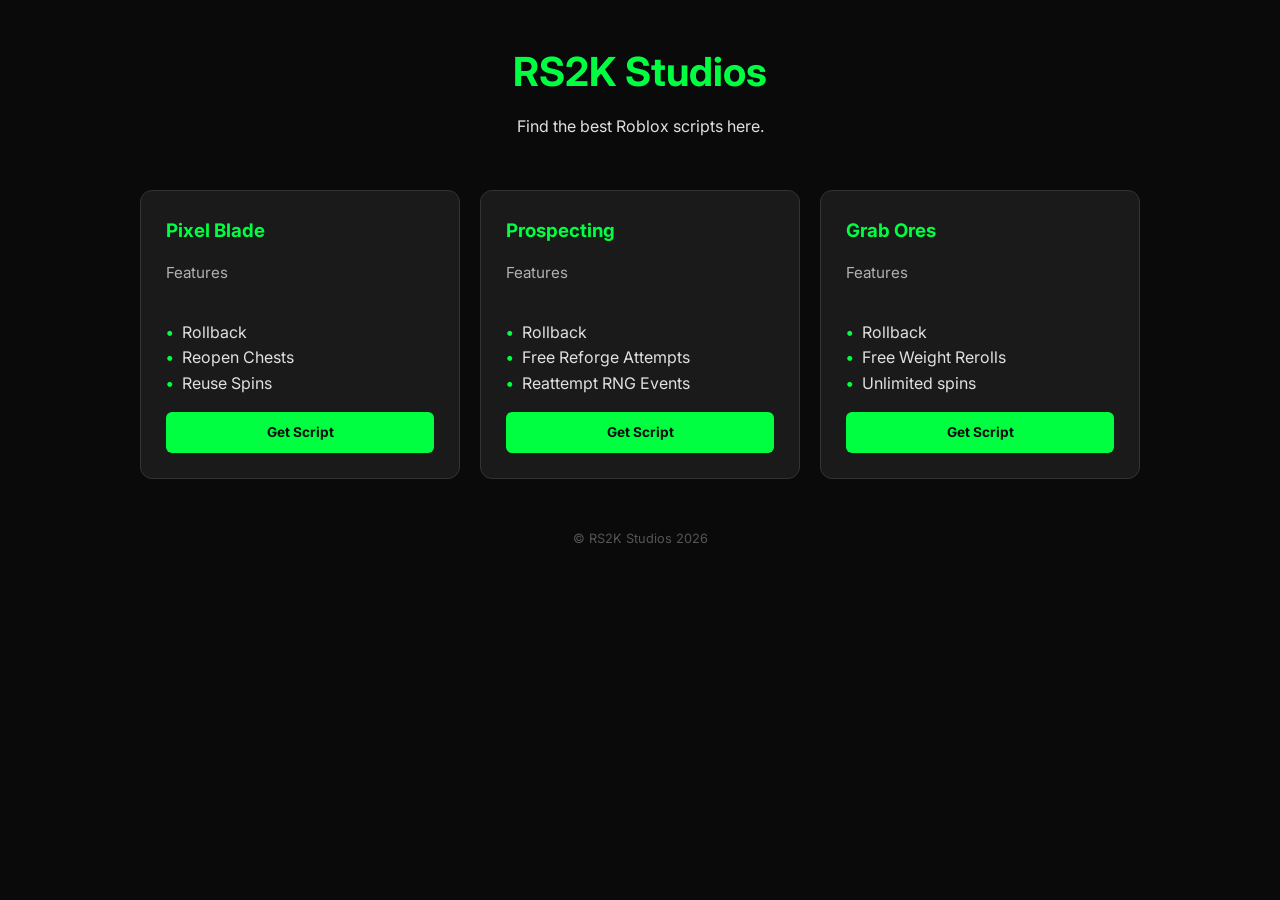
<file: games.html>
<!DOCTYPE html>
<html lang="en">
<head>
    <meta charset="UTF-8">
    <meta name="viewport" content="width=device-width, initial-scale=1.0">
    <title>RS2K Studios</title>
    <link rel="stylesheet" href="styles.css">
    <link href="https://fonts.googleapis.com/css2?family=Inter:wght@400;700&display=swap" rel="stylesheet">
</head>
<body>

    <header>
        <h1>RS2K Studios</h1>
        <p>Find the best Roblox scripts here.</p>
    </header>

    <main class="container">
        
        <div class="card">
            <h3>Pixel Blade</h3>
            <p class="list-label">Features</p>
            <ul>
                <li>Rollback</li>
                <li>Reopen Chests</li>
                <li>Reuse Spins</li>
            </ul>
            <a href="https://discord.gg/yr7VkFesPa" class="btn">Get Script</a>
        </div>

        <div class="card">
            <h3>Prospecting</h3>
            <p class="list-label">Features</p>
            <ul>
                <li>Rollback</li>
                <li>Free Reforge Attempts</li>
                <li>Reattempt RNG Events</li>
            </ul>
            <a href="https://discord.gg/yr7VkFesPa" class="btn">Get Script</a>
        </div>

        <div class="card">
            <h3>Grab Ores</h3>
            <p class="list-label">Features</p>
            <ul>
                <li>Rollback</li>
                <li>Free Weight Rerolls</li>
                <li>Unlimited spins</li>
            </ul>
            <a href="https://discord.gg/yr7VkFesPa" class="btn">Get Script</a>
        </div>

    </main>

    <footer>
        <p>&copy; RS2K Studios 2026</p>
    </footer>

</body>
</html>
</file>
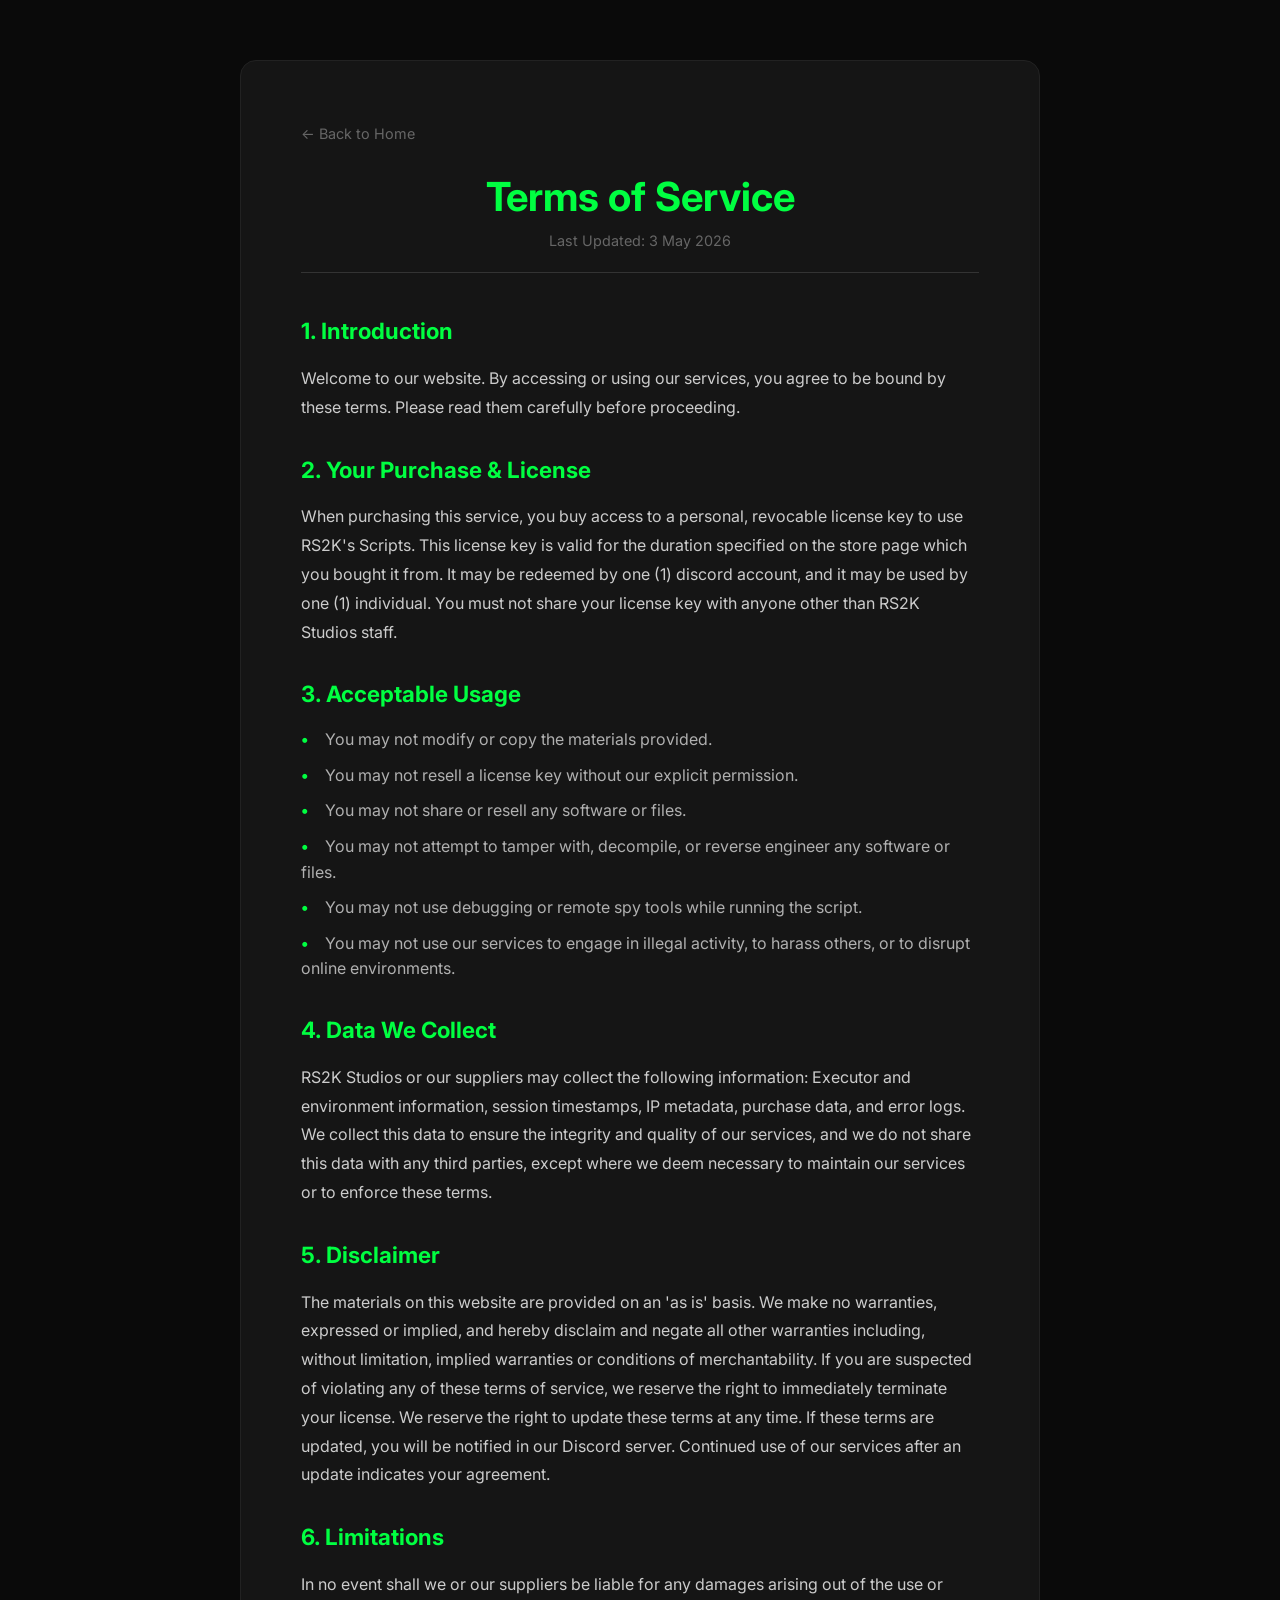
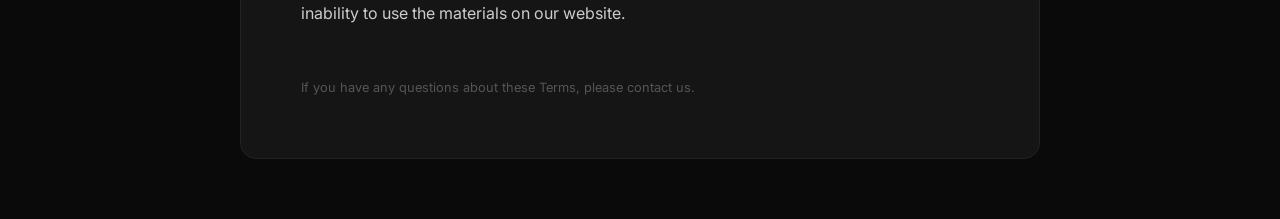
<file: ToS.html>
<!DOCTYPE html>
<html lang="en">
<head>
    <meta charset="UTF-8">
    <meta name="viewport" content="width=device-width, initial-scale=1.0">
    <title>RS2K Studios Terms of Service</title>
    <link rel="stylesheet" href="styles.css">
    <link href="https://fonts.googleapis.com/css2?family=Inter:wght@400;700&display=swap" rel="stylesheet">
</head>
<body>

    <main class="legal-container">
        <a href="games.html" class="back-link">← Back to Home</a>
        
        <header class="legal-header">
            <h1>Terms of Service</h1>
            <p>Last Updated: 3 May 2026</p>
        </header>

        <section class="legal-content">
            <h2>1. Introduction</h2>
            <p>Welcome to our website. By accessing or using our services, you agree to be bound by these terms. Please read them carefully before proceeding.</p>

            <h2>2. Your Purchase & License</h2>
            <p> When purchasing this service, you buy access to a personal, revocable license key 
                to use RS2K's Scripts. This license key is valid for the duration specified on the 
                store page which you bought it from. It may be redeemed by one (1) discord account, 
                and it may be used by one (1) individual. You must not share your license key with 
                anyone other than RS2K Studios staff.</p>

            <h2>3. Acceptable Usage</h2>
            <ul>
                <li>You may not modify or copy the materials provided.</li>
                <li>You may not resell a license key without our explicit permission.</li>
                <li>You may not share or resell any software or files.</li>
                <li>You may not attempt to tamper with, decompile, or reverse engineer any software or files.</li>
                <li>You may not use debugging or remote spy tools while running the script.</li>
                <li>You may not use our services to engage in illegal activity, to harass others, or to disrupt online environments.</li>
            </ul>

            <h2>4. Data We Collect</h2>
            <p>RS2K Studios or our suppliers may collect the following information: Executor and environment 
               information, session timestamps, IP metadata, purchase data, and error logs. We collect this data 
               to ensure the integrity and quality of our services, and we do not share this data with any third parties, 
               except where we deem necessary to maintain our services or to enforce these terms.

            </p>

            <h2>5. Disclaimer</h2>
            <p>The materials on this website are provided on an 'as is' basis. We make no warranties, expressed or implied, 
                and hereby disclaim and negate all other warranties including, without limitation, implied warranties or 
                conditions of merchantability. If you are suspected of violating any of these terms of service, we reserve the right to 
                immediately terminate your license. We reserve the right to update these terms at any time. If these terms are updated, you will 
                be notified in our Discord server. Continued use of our services after an update indicates your 
                agreement.</p>

            <h2>6. Limitations</h2>
            <p>In no event shall we or our suppliers be liable for any damages arising out of the use or inability to use the materials on our website.</p>
        </section>

        <footer class="legal-footer">
            <p>If you have any questions about these Terms, please contact us.</p>
        </footer>
    </main>

</body>
</html>
</file>
<file: styles.css>
* {
  margin: 0;
  padding: 0;
  box-sizing: border-box;
}

body {
  background-color: #0a0a0a; /* Deep Black */
  color: #e0e0e0; /* Light Gray Text */
  font-family: 'Inter', sans-serif;
  line-height: 1.6;
  display: flex;
  flex-direction: column;
  align-items: center;
  padding: 40px 20px;
}

header {
  text-align: center;
  margin-bottom: 50px;
}

header h1 {
  color: #00ff41; /* Classic Matrix/Neon Green */
  font-size: 2.5rem;
  margin-bottom: 10px;
}

/* Container for the Cards */
.container {
  display: grid;
  grid-template-columns: repeat(auto-fit, minmax(300px, 1fr));
  gap: 20px;
  max-width: 1000px;
  width: 100%;
}

/* Card Styling */
.card {
  background: #1a1a1a; /* Dark Gray Card */
  border: 1px solid #333;
  border-radius: 12px;
  padding: 25px;
  transition: transform 0.3s ease, border-color 0.3s ease;

  display: flex;
  flex-direction: column;
  height: 100%;
}

.card:hover {
  transform: translateY(-5px);
  border-color: #00ff41; /* Green glow on hover */
}

.card h3 {
  color: #00ff41;
  margin-bottom: 15px;
}

.card p {
  font-size: 0.95rem;
  color: #b0b0b0;
  margin-bottom: 20px;
}

/* Button Styling */
.btn {
  display: inline-block;
  padding: 10px 20px;
  background-color: #00ff41;
  color: #0a0a0a;
  text-decoration: none;
  border-radius: 6px;
  font-weight: bold;
  font-size: 0.85rem;
  text-align: center;
}

.btn:hover {
  background-color: #00cc33;
}

footer {
  margin-top: 50px;
  color: #555;
  font-size: 0.8rem;
}

.card ul {
  list-style: none;
  padding-left: 0;
  margin: 15px 0;
  
  /* ADD THIS LINE */
  flex-grow: 1; 
}

.card li::before {
  content: "•";    /* Adds a custom dot */
  color: #00ff41; /* Makes the dot green */
  font-weight: bold;
  display: inline-block; 
  width: 1em;
  margin-left: 0;
}

/* Legal Page Specific Styles */
.legal-container {
  max-width: 800px; /* Narrower than the home page for better readability */
  width: 95%;
  background: #151515; /* Slightly lighter than the background to define the area */
  padding: 60px;
  border-radius: 16px;
  border: 1px solid #222;
  margin: 20px auto;
}

.legal-header {
  border-bottom: 1px solid #333;
  padding-bottom: 20px;
  margin-bottom: 40px;
}

.legal-header h1 {
  color: #00ff41;
  margin: 0;
}

.legal-header p {
  color: #666;
  font-size: 0.9rem;
}

/* Typography for the body text */
.legal-content h2 {
  color: #00ff41;
  font-size: 1.4rem;
  margin-top: 30px;
  margin-bottom: 15px;
}

.legal-content p {
  color: #ccc;
  margin-bottom: 20px;
  line-height: 1.8;
}

/* Reusing your list style from before */
.legal-content ul {
  list-style: none;
  padding-left: 0;
  margin-bottom: 30px;
}

.legal-content li::before {
  content: "•";
  color: #00ff41;
  font-weight: bold;
  display: inline-block;
  width: 1.5em;
}

.legal-content li {
  color: #b0b0b0;
  margin-bottom: 10px;
}

/* Back Link Style */
.back-link {
  color: #666;
  text-decoration: none;
  font-size: 0.9rem;
  transition: color 0.2s;
  display: inline-block;
  margin-bottom: 20px;
}

.back-link:hover {
  color: #00ff41;
}

/* Responsive adjustment for mobile */
@media (max-width: 600px) {
  .legal-container {
      padding: 30px;
  }
}
</file>
